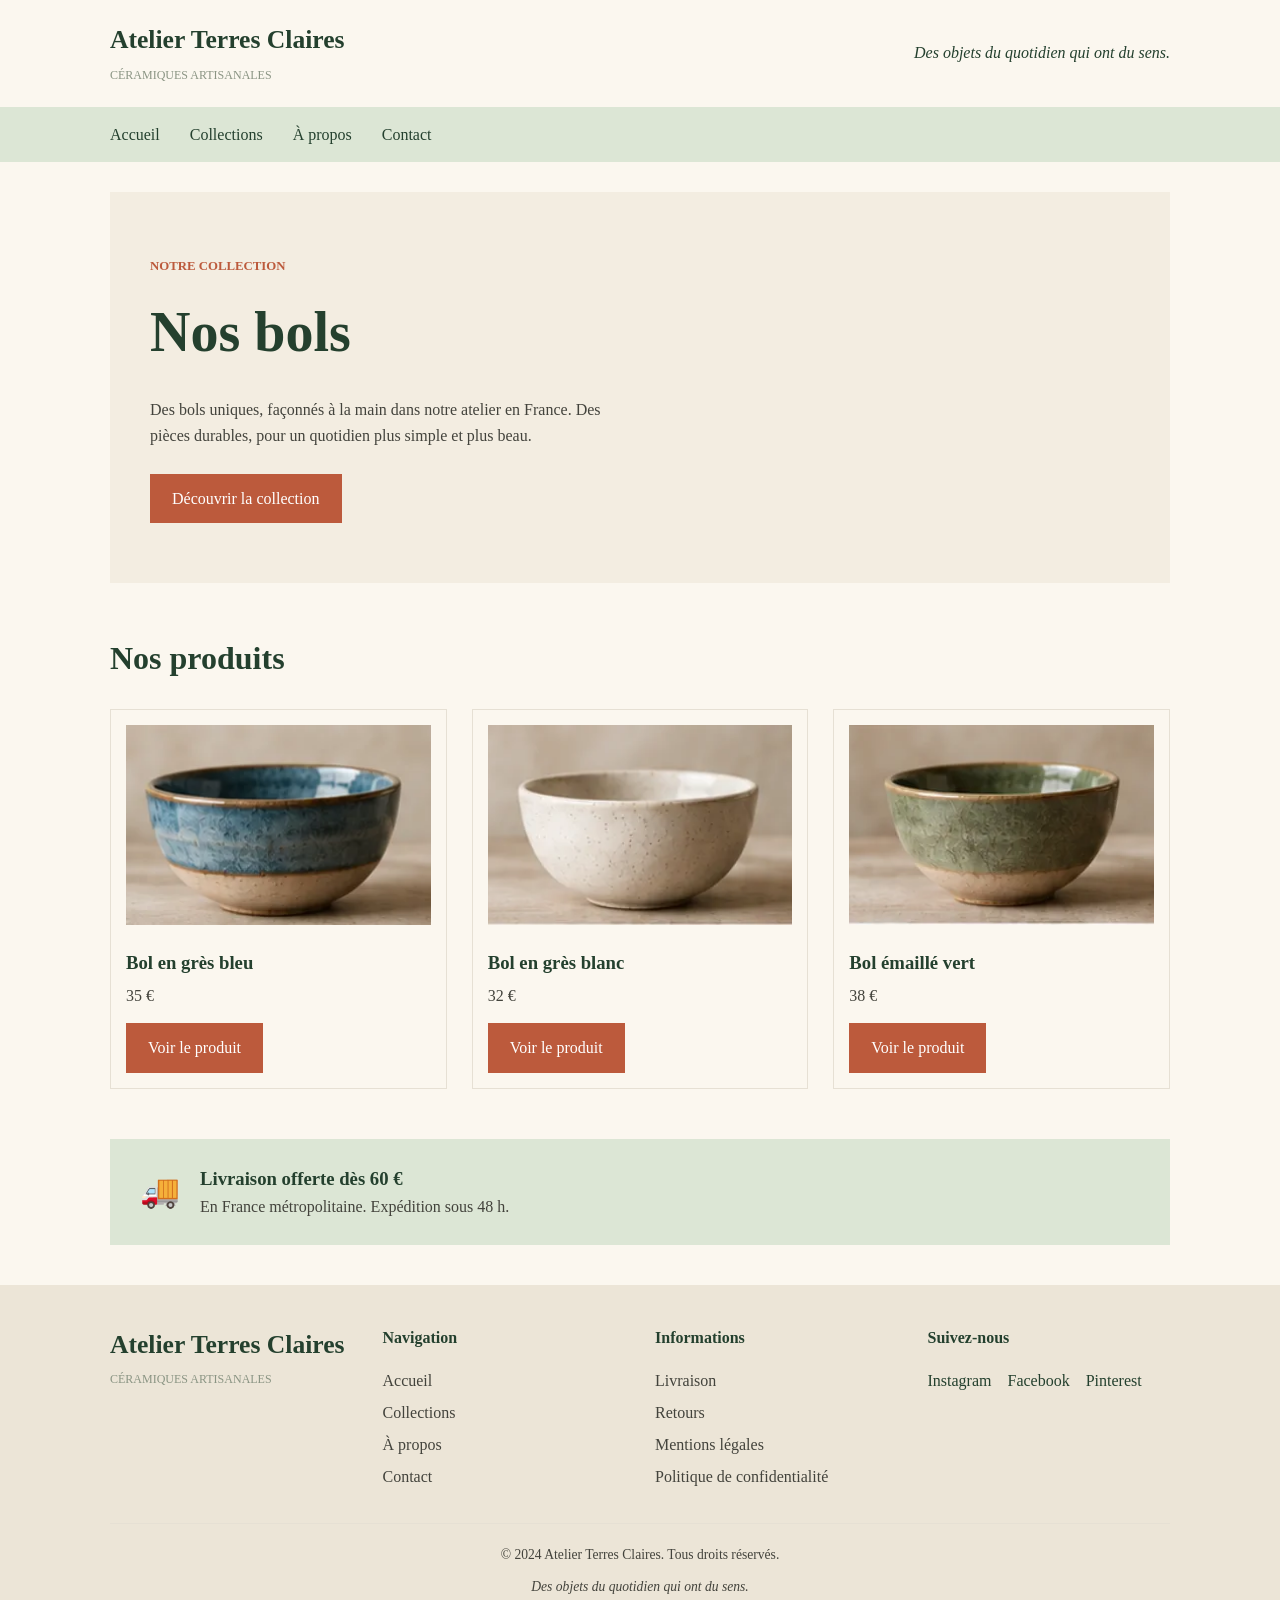
<file: index.html>
<!DOCTYPE html>
<html lang="fr">
<head>
    <meta charset="UTF-8">
    <meta name="viewport" content="width=device-width, initial-scale=1.0">
    <title>Atelier Terres Claires</title>
    <link rel="stylesheet" href="style.css">
    <script src="script.js" defer></script>
</head>
<body>

    <!-- EN-TÊTE -->

    <header>
        <div class="container header-container">
            <div class="logo-text">
                <h1>Atelier Terres Claires</h1>
                <span>Céramiques artisanales</span>
            </div>
            <div class="header-slogan">
                Des objets du quotidien qui ont du sens.
            </div>
        </div>
    </header>

    <!-- NAVIGATION -->

    <nav>
        <div class="container nav-container">
            <ul class="nav-menu" id="nav-menu">
                <li><a href="#">Accueil</a></li>
                <li><a href="#">Collections</a></li>
                <li><a href="#">À propos</a></li>
                <li><a href="#">Contact</a></li>
            </ul>

        
            <button class="burger" id="burger"
                aria-label="Ouvrir le menu"
                aria-expanded="false"
                aria-controls="nav-menu">
                <span></span>
                <span></span>
                <span></span>
            </button>
        </div>
    </nav>

    <!-- CONTENU PRINCIPAL -->

    <main class="container">

        <!-- HERO -->
        <section class="hero">
            <div class="hero-content">
                <span class="hero-tag">Notre collection</span>
                <h2>Nos bols</h2>
                <p>Des bols uniques, façonnés à la main dans notre atelier en France. Des pièces durables, pour un quotidien plus simple et plus beau.</p>
                <a href="#" class="btn">Découvrir la collection</a>
            </div>
        </section>

        <!-- PRODUITS -->
        <section class="products-section">
            <h2 class="section-title">Nos produits</h2>

            <div class="products-grid">
                <div class="product-card">
                    <img src="bol_bleu.webp" alt="Bol en grès bleu" class="product-image">
                    <h3 class="product-title">Bol en grès bleu</h3>
                    <div class="product-price">35 €</div>
                    <a href="#" class="btn">Voir le produit</a>
                </div>

                <div class="product-card">
                    <img src="bol_blanc.webp" alt="Bol en grès blanc" class="product-image">
                    <h3 class="product-title">Bol en grès blanc</h3>
                    <div class="product-price">32 €</div>
                    <a href="#" class="btn">Voir le produit</a>
                </div>

                <div class="product-card">
                    <img src="bol_vert.webp" alt="Bol émaillé vert" class="product-image">
                    <h3 class="product-title">Bol émaillé vert</h3>
                    <div class="product-price">38 €</div>
                    <a href="#" class="btn">Voir le produit</a>
                </div>
            </div>
        </section>

        <!-- BANDEAU LIVRAISON -->
        <div class="delivery-banner">
            <div class="delivery-icon">🚚</div>
            <div class="delivery-text">
                <h3>Livraison offerte dès 60 €</h3>
                <p>En France métropolitaine. Expédition sous 48 h.</p>
            </div>
        </div>

    </main>

    <!-- PIED DE PAGE -->
    <footer>
        <div class="container">
            <div class="footer-grid">
                <div class="footer-col">
                    <div class="logo-text">
                        <h1>Atelier Terres Claires</h1>
                        <span>Céramiques artisanales</span>
                    </div>
                </div>
                <div class="footer-col">
                    <h4>Navigation</h4>
                    <ul>
                        <li><a href="#">Accueil</a></li>
                        <li><a href="#">Collections</a></li>
                        <li><a href="#">À propos</a></li>
                        <li><a href="#">Contact</a></li>
                    </ul>
                </div>
                <div class="footer-col">
                    <h4>Informations</h4>
                    <ul>
                        <li><a href="#">Livraison</a></li>
                        <li><a href="#">Retours</a></li>
                        <li><a href="#">Mentions légales</a></li>
                        <li><a href="#">Politique de confidentialité</a></li>
                    </ul>
                </div>
                <div class="footer-col">
                    <h4>Suivez-nous</h4>
                    <div class="social-icons">
                        <a href="#">Instagram</a>
                        <a href="#">Facebook</a>
                        <a href="#">Pinterest</a>
                    </div>
                </div>
            </div>
            <div class="footer-bottom">
                <p>© 2024 Atelier Terres Claires. Tous droits réservés.</p>
                <p class="footer-bottom-slogan">Des objets du quotidien qui ont du sens.</p>
            </div>
        </div>
    </footer>

</body>
</html>
</file>
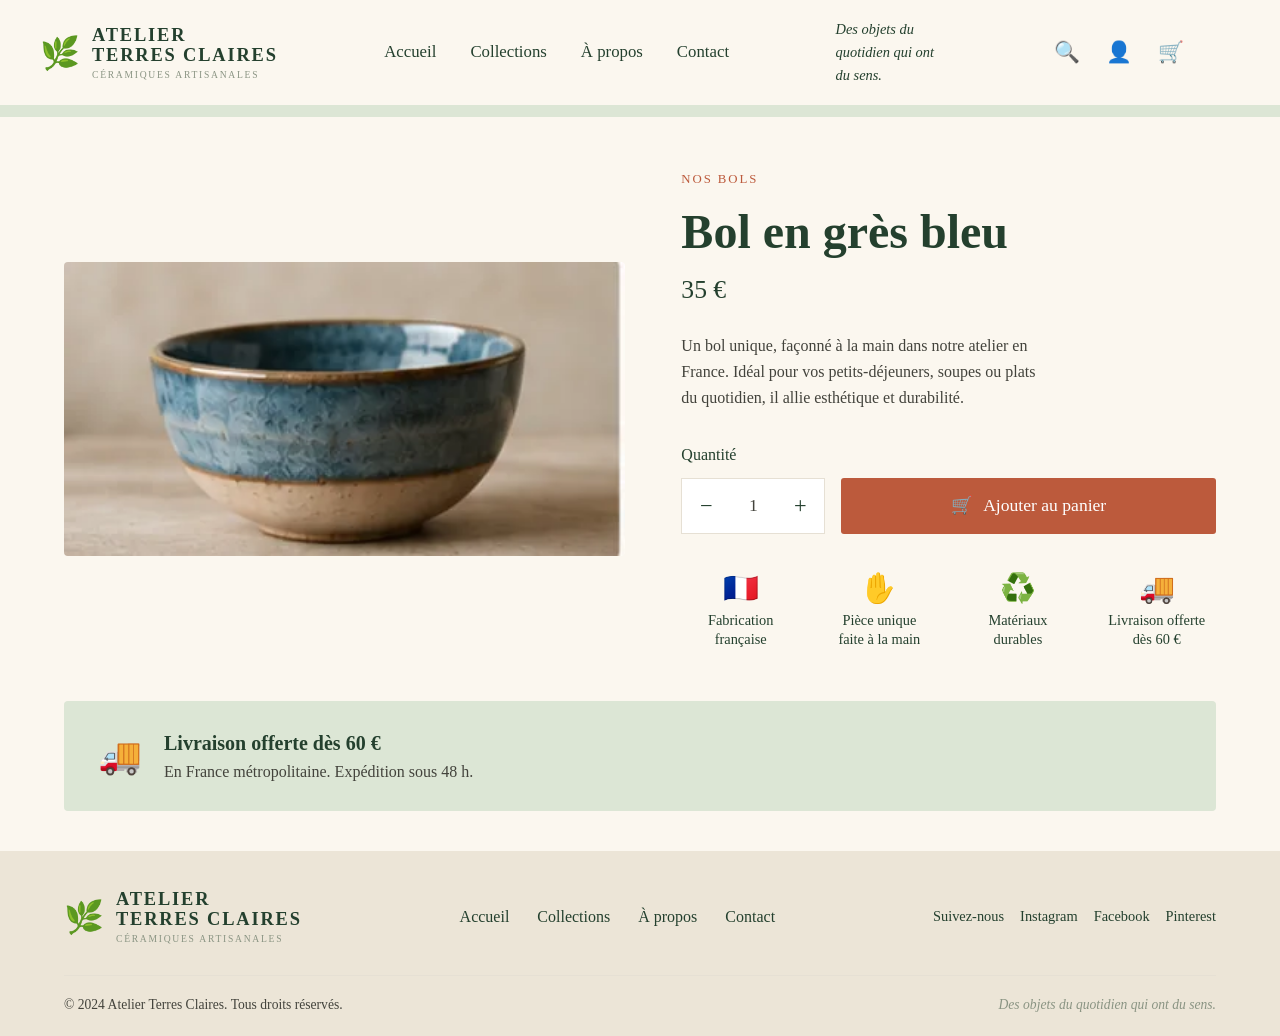
<file: maquette_produit.html>
<!DOCTYPE html>
<html lang="fr">
<head>
    <meta charset="UTF-8">
    <meta name="viewport" content="width=device-width, initial-scale=1.0">
    <title>Bol en grès bleu — Atelier Terres Claires</title>

    <style>
    /* Atelier Terres Claires — Page produit */

    :root {
        --cream:      #FBF7EF;
        --sand:       #ECE5D7;
        --hero:       #F3EDE1;
        --sage:       #DCE6D5;
        --green:      #24402E;
        --terracotta: #BC5A3C;
        --ink:        #43433C;
        --muted:      #8A9483;
        --border:     #E6E0D4;
    }

    * { margin: 0; padding: 0; box-sizing: border-box; }

    body {
        font-family: Georgia, serif;
        color: var(--ink);
        background: var(--cream);
        line-height: 1.6;
    }

    img { display: block; max-width: 100%; }
    a   { color: inherit; text-decoration: none; }
    button { font-family: inherit; cursor: pointer; }

    .container { max-width: 1200px; margin: 0 auto; padding: 0 24px; }

    /* En-tête */
    .site-header { position: relative; }

    .header-inner {
        display: flex;
        align-items: center;
        justify-content: space-between;
        gap: 24px;
        padding: 18px 0;
    }

    .logo { display: flex; align-items: center; gap: 12px; }
    .logo-mark { font-size: 2rem; line-height: 1; }

    .logo-text { display: flex; flex-direction: column; line-height: 1.1; }
    .logo-text strong {
        color: var(--green);
        font-size: 1.15rem;
        letter-spacing: 0.1em;
        text-transform: uppercase;
    }
    .logo-text small {
        color: var(--muted);
        font-size: 0.6rem;
        letter-spacing: 0.18em;
        text-transform: uppercase;
        margin-top: 5px;
    }

    .main-nav ul { display: flex; gap: 34px; list-style: none; }
    .main-nav a { color: var(--green); font-size: 1.05rem; padding-bottom: 3px; }
    .main-nav a.is-active { border-bottom: 2px solid var(--green); }

    .header-slogan {
        color: var(--green);
        font-style: italic;
        font-size: 0.9rem;
        max-width: 15ch;
    }

    .header-actions { display: flex; align-items: center; gap: 18px; }
    .icon-btn {
        background: none;
        border: none;
        padding: 4px;
        font-size: 1.3rem;
        line-height: 1;
    }

    /* Bouton burger (caché sur grand écran) */
    .burger {
        /* display: none; */
        flex-direction: column;
        gap: 5px;
        width: 34px;
        /* background: none; */
        border: none;
    }
    .burger span {
        width: 26px;
        height: 2px;
        background: var(--green);
        transition: transform 0.25s, opacity 0.2s;
    }

    .header-strip { height: 12px; background: var(--sage); }

    /* Produit */
    .product {
        display: grid;
        grid-template-columns: 1.05fr 1fr;
        gap: 56px;
        align-items: center;
        margin: 52px auto;
    }

    .product-media img { width: 100%; border-radius: 4px; }

    .eyebrow {
        color: var(--terracotta);
        font-size: 0.8rem;
        letter-spacing: 0.15em;
        text-transform: uppercase;
        margin-bottom: 16px;
    }

    .product-info h1 {
        color: var(--green);
        font-size: 3rem;
        line-height: 1.1;
        margin-bottom: 12px;
    }

    .price { color: var(--green); font-size: 1.6rem; margin-bottom: 22px; }

    .description { max-width: 46ch; margin-bottom: 32px; }

    /* Quantité + ajout au panier */
    .qty-label { display: block; color: var(--green); margin-bottom: 10px; }

    .buy-row { display: flex; align-items: stretch; gap: 16px; margin-bottom: 40px; }

    .stepper {
        display: flex;
        align-items: center;
        border: 1px solid var(--border);
        background: #fff;
    }
    .stepper button {
        width: 48px;
        height: 54px;
        background: none;
        border: none;
        font-size: 1.4rem;
        color: var(--green);
    }
    .stepper input {
        width: 46px;
        height: 54px;
        text-align: center;
        border: none;
        background: none;
        font-family: inherit;
        font-size: 1.1rem;
        color: var(--ink);
    }

    .btn-cart {
        flex: 1;
        min-height: 54px;
        display: flex;
        align-items: center;
        justify-content: center;
        gap: 10px;
        padding: 0 28px;
        background: var(--terracotta);
        color: #fff;
        border: none;
        border-radius: 3px;
        font-size: 1.1rem;
    }

    /* Points de réassurance */
    .features {
        list-style: none;
        display: grid;
        grid-template-columns: repeat(4, 1fr);
        gap: 20px;
        text-align: center;
    }
    .features li {
        display: flex;
        flex-direction: column;
        align-items: center;
        gap: 8px;
        color: var(--green);
        font-size: 0.9rem;
        line-height: 1.35;
    }
    .feature-icon { font-size: 1.8rem; line-height: 1; }

    /* Bandeau livraison */
    .delivery-banner {
        display: flex;
        align-items: center;
        gap: 22px;
        background: var(--sage);
        padding: 26px 34px;
        border-radius: 4px;
        margin: 40px auto;
    }
    .delivery-icon { font-size: 2.2rem; line-height: 1; }
    .delivery-banner h2 { color: var(--green); font-size: 1.25rem; }

    /* Pied de page */
    .site-footer { background: var(--sand); margin-top: 24px; padding: 38px 0 20px; }

    .footer-top {
        display: flex;
        align-items: center;
        justify-content: space-between;
        gap: 32px;
        flex-wrap: wrap;
    }
    .footer-nav ul { display: flex; gap: 28px; list-style: none; }
    .footer-nav a  { color: var(--green); }

    .footer-social { display: flex; align-items: center; gap: 16px; }
    .footer-social .label { color: var(--green); font-size: 0.9rem; }
    .footer-social a { color: var(--green); font-size: 0.9rem; }

    .footer-bottom {
        display: flex;
        justify-content: space-between;
        align-items: center;
        gap: 16px;
        border-top: 1px solid var(--border);
        margin-top: 30px;
        padding-top: 18px;
        font-size: 0.85rem;
    }
    .footer-bottom .slogan { font-style: italic; color: var(--muted); }

    /* Mobile — sous 768 px */
    @media (max-width: 768px) {

        .header-slogan { display: none; }
        .burger { display: flex; }

        .main-nav {
            display: none;
            position: absolute;
            top: 100%;
            left: 0;
            right: 0;
            background: var(--hero);
            border-top: 1px solid var(--border);
        }
        .main-nav.is-open { display: block; }
        .main-nav ul { flex-direction: column; gap: 0; }
        .main-nav li { border-bottom: 1px solid var(--border); }
        .main-nav a { display: block; padding: 18px 24px; font-size: 1.1rem; }

        /* Burger -> croix quand le menu est ouvert */
        .burger.is-open span:nth-child(1) { transform: translateY(7px) rotate(45deg); }
        .burger.is-open span:nth-child(2) { opacity: 0; }
        .burger.is-open span:nth-child(3) { transform: translateY(-7px) rotate(-45deg); }

        .product { grid-template-columns: 1fr; gap: 26px; margin: 26px auto; }
        .product-info h1 { font-size: 2.1rem; }
        .price { font-size: 1.4rem; }

        .btn-cart { padding: 0 16px; font-size: 1rem; }

        .features { gap: 12px; }
        .features li { font-size: 0.78rem; }
        .feature-icon { font-size: 1.5rem; }

        .delivery-banner { padding: 22px 24px; gap: 16px; }

        /* Pied de page réduit à la mention légale, centrée */
        .footer-top { display: none; }
        .footer-bottom { justify-content: center; text-align: center; margin-top: 0; }
        .footer-bottom .slogan { display: none; }
    }
    </style>
</head>

<body>

    <!-- En-tête -->
    <header class="site-header">
        <div class="container header-inner">

            <a href="#" class="logo" aria-label="Atelier Terres Claires — accueil">
                <span class="logo-mark" aria-hidden="true">&#127807;</span>
                <span class="logo-text">
                    <strong>Atelier<br>Terres Claires</strong>
                    <small>Céramiques artisanales</small>
                </span>
            </a>

            <nav class="main-nav" id="nav-menu" aria-label="Navigation principale">
                <ul>
                    <li><a href="#">Accueil</a></li>
                    <li><a href="#">Collections</a></li>
                    <li><a href="#">À propos</a></li>
                    <li><a href="#">Contact</a></li>
                </ul>
            </nav>

            <p class="header-slogan">Des objets du quotidien qui ont du sens.</p>

            <div class="header-actions">
                <button class="icon-btn" aria-label="Rechercher"><span aria-hidden="true">&#128269;</span></button>
                <button class="icon-btn" aria-label="Mon compte"><span aria-hidden="true">&#128100;</span></button>
                <button class="icon-btn" aria-label="Panier"><span aria-hidden="true">&#128722;</span></button>

                <button class="burger" id="burger"
                        aria-label="Ouvrir le menu"
                        aria-expanded="false"
                        aria-controls="nav-menu">
                    <span></span><span></span><span></span>
                </button>
            </div>
        </div>
    </header>

    <div class="header-strip"></div>

    <!-- Contenu -->
    <main>

        <!-- Fiche produit -->
        <section class="product container">

            <div class="product-media">
                <img src="bol_bleu.webp" alt="Bol en grès bleu émaillé, posé sur une table en bois">
            </div>

            <div class="product-info">
                <p class="eyebrow">Nos bols</p>
                <h1>Bol en grès bleu</h1>
                <p class="price">35 €</p>
                <p class="description">
                    Un bol unique, façonné à la main dans notre atelier en France.
                    Idéal pour vos petits-déjeuners, soupes ou plats du quotidien,
                    il allie esthétique et durabilité.
                </p>

                <span class="qty-label">Quantité</span>
                <div class="buy-row">
                    <div class="stepper">
                        <button type="button" aria-label="Diminuer la quantité">−</button>
                        <input type="text" value="1" readonly aria-label="Quantité">
                        <button type="button" aria-label="Augmenter la quantité">+</button>
                    </div>

                    <button class="btn-cart">
                        <span aria-hidden="true">&#128722;</span>
                        Ajouter au panier
                    </button>
                </div>

                <div>
                    <ul class="features">
                        <li><span class="feature-icon" aria-hidden="true">&#127467;&#127479;</span>Fabrication<br>française</li>
                        <li><span class="feature-icon" aria-hidden="true">&#9995;</span>Pièce unique<br>faite à la main</li>
                        <li><span class="feature-icon" aria-hidden="true">&#9851;&#65039;</span>Matériaux<br>durables</li>
                        <li><span class="feature-icon" aria-hidden="true">&#128666;</span>Livraison offerte<br>dès 60 €</li>
                    </ul>
                </div>
        </section>

        <!-- Bandeau livraison -->
        <section class="container">
            <div class="delivery-banner">
                <span class="delivery-icon" aria-hidden="true">&#128666</span>
                <div>
                    <h2>Livraison offerte dès 60 €</h2>
                    <p>En France métropolitaine. Expédition sous 48 h.</p>
                </div>
            </div>
        </section>
    </main>

    <!-- Pied de page -->
    <footer class="site-footer">
        <div class="container">
            <div class="footer-top">
                <a href="#" class="logo" aria-label="Atelier Terres Claires — accueil">
                    <span class="logo-mark" aria-hidden="true">&#127807;</span>
                    <span class="logo-text">
                        <strong>Atelier<br>Terres Claires</strong>
                        <small>Céramiques artisanales</small>
                    </span>
                </a>

                <nav class="footer-nav" aria-label="Navigation du pied de page">
                    <ul>
                        <li><a href="#">Accueil</a></li>
                        <li><a href="#">Collections</a></li>
                        <li><a href="#">À propos</a></li>
                        <li><a href="#">Contact</a></li>
                    </ul>
                </nav>

                <div class="footer-social">
                    <span class="label">Suivez-nous</span>
                    <a href="#">Instagram</a>
                    <a href="#">Facebook</a>
                    <a href="#">Pinterest</a>
                </div>
            </div>

            <div class="footer-bottom">
                <p>© 2024 Atelier Terres Claires. Tous droits réservés.</p>
                <p class="slogan">Des objets du quotidien qui ont du sens.</p>
            </div>
        </div>
    </footer>

    <!-- Menu burger (mobile) -->
    <script>
    const burger  = document.getElementById("burger");
    const navMenu = document.getElementById("nav-menu");

    function toggleMenu() {
        const open = navMenu.classList.toggle("is-open");
        burger.classList.toggle("is-open", open);
        burger.setAttribute("aria-expanded", open);
        burger.setAttribute("aria-label", open ? "Fermer le menu" : "Ouvrir le menu");
    }

    function closeMenu() {
        navMenu.classList.remove("is-open");
        burger.classList.remove("is-open");
        burger.setAttribute("aria-expanded", "false");
        burger.setAttribute("aria-label", "Ouvrir le menu");
    }

    burger.addEventListener("click", toggleMenu);
    navMenu.addEventListener("click", (e) => { if (e.target.tagName === "A") closeMenu(); });
    document.addEventListener("keydown", (e) => { if (e.key === "Escape") closeMenu(); });
    </script>

</body>
</html>
</file>
<file: style.css>
/* Atelier Terres Claires */

* {
    margin: 0;
    padding: 0;
    box-sizing: border-box;
}

body {
    font-family: Georgia, serif;
    color: #43433C;
    background: #FBF7EF;
    line-height: 1.6;
}

.container {
    max-width: 1100px;
    margin: 0 auto;
    padding: 0 20px;
}

.btn {
    display: inline-block;
    background: #BC5A3C;
    color: #fff;
    text-decoration: none;
    padding: 12px 22px;
}

/* En-tête */
header { padding: 20px 0; }

.header-container {
    display: flex;
    align-items: center;
    justify-content: space-between;
}

.logo-text h1 {
    color: #24402E;
    font-size: 1.6rem;
}

.logo-text span {
    color: #8A9483;
    font-size: 0.75rem;
    text-transform: uppercase;
}

.header-slogan {
    color: #24402E;
    font-style: italic;
}

/* Navigation */
nav { background: #DCE6D5; }

nav ul {
    list-style: none;
    display: flex;
    gap: 30px;
    padding: 15px 0;
}

nav a {
    color: #24402E;
    text-decoration: none;
}

/* Hero */
.hero {
    background: #F3EDE1;
    padding: 60px 40px;
    margin: 30px 0;
}

.hero-content { max-width: 50%; }

.hero-tag {
    color: #BC5A3C;
    text-transform: uppercase;
    font-weight: bold;
    font-size: 0.8rem;
}

.hero-content h2 {
    color: #24402E;
    font-size: 3.5rem;
    margin: 10px 0 20px;
}

.hero-content p { margin-bottom: 25px; }

/* Produits */
.products-section { margin: 50px 0; }

.section-title {
    color: #24402E;
    font-size: 2rem;
    margin-bottom: 25px;
}

.products-grid {
    display: grid;
    grid-template-columns: repeat(3, 1fr);
    gap: 25px;
}

.product-card {
    border: 1px solid #E6E0D4;
    padding: 15px;
}

.product-image {
    width: 100%;
    height: 200px;
    object-fit: cover;
}

.product-title {
    color: #24402E;
    margin: 15px 0 5px;
}

.product-price { margin-bottom: 15px; }

/* Bandeau livraison */
.delivery-banner {
    background: #DCE6D5;
    padding: 25px 30px;
    margin: 40px 0;
    display: flex;
    align-items: center;
    gap: 20px;
}

.delivery-icon { font-size: 2rem; }

.delivery-text h3 { color: #24402E; }

/* Pied de page */
footer {
    background: #ECE5D7;
    padding: 40px 0 20px;
    margin-top: 40px;
}

.footer-grid {
    display: grid;
    grid-template-columns: repeat(4, 1fr);
    gap: 30px;
}

.footer-col h4 {
    color: #24402E;
    margin-bottom: 15px;
}

.footer-col ul { list-style: none; }

.footer-col a {
    color: #43433C;
    text-decoration: none;
    line-height: 2;
}

.social-icons a {
    color: #24402E;
    margin-right: 12px;
}

.footer-bottom {
    display: flex;
    justify-content: space-between;
    border-top: 1px solid #E6E0D4;
    margin-top: 30px;
    padding-top: 20px;
    font-size: 0.85rem;
}

.footer-bottom-slogan { font-style: italic; }




/* Repère de position pour le menu déroulant */
nav { position: relative; }



/* Bouton burger : caché sur grand écran */
.burger {
  display: none;
  flex-direction: column;   /* les 3 barres empilées */
  gap: 5px;                 /* espace entre les barres */
  border: none;
  background: none;
  cursor: pointer;
}

/* Les 3 barres */
.burger span {
  width: 26px;
  height: 3px;
  background: #24402E;     
}

/* Sous 768 px : mode mobile  */
@media (max-width: 768px) {

    .logo-text h1 {
	color: #24402E;
	font-size: 1.2rem;
}

    .nav-container {
    display: flex;
    justify-content: flex-end;   /* le burger vers la droite */
    
  }

    .burger { display: flex; }    /*pour afficher l'icône burger*/ 

  /* Le menu : caché, et positionné juste sous la barre de nav */
    .nav-menu {
    display: none;               /* caché par défaut */
    position: absolute;
    top: 100%;                   /* colle sous la nav */
    left: 0;
    right: 0;
    flex-direction: column;
    align-items: center;      /* liens centré horizontalement */
    gap:2rem;                      /* annule le gap: 30px du bureau */
    background: #DCE6D5;         /* même fond que la nav */
  }

    .nav-menu.is-open { display: flex; }   /* le JS l'affiche au clic */

    .nav-menu a { padding: 12px 20px; }    /* liens plus aérés à toucher */

   
     
  .products-grid { grid-template-columns: 1fr; }   /* produits empilés */
  .footer-grid   { grid-template-columns: 1fr; text-align: center;} /* pied : 1 colonne */
  .hero-content  { max-width: 100%; }              /* le texte respire */
  .hero          { padding: 40px 20px; }           /* moins de padding */
  .product-card {text-align: center;}
  .hero-content {text-align: center;}
 
   h2 {text-align: center;}
  
}

.footer-bottom {
    flex-direction: column;
    gap: 10px;
    text-align: center;
}
</file>
